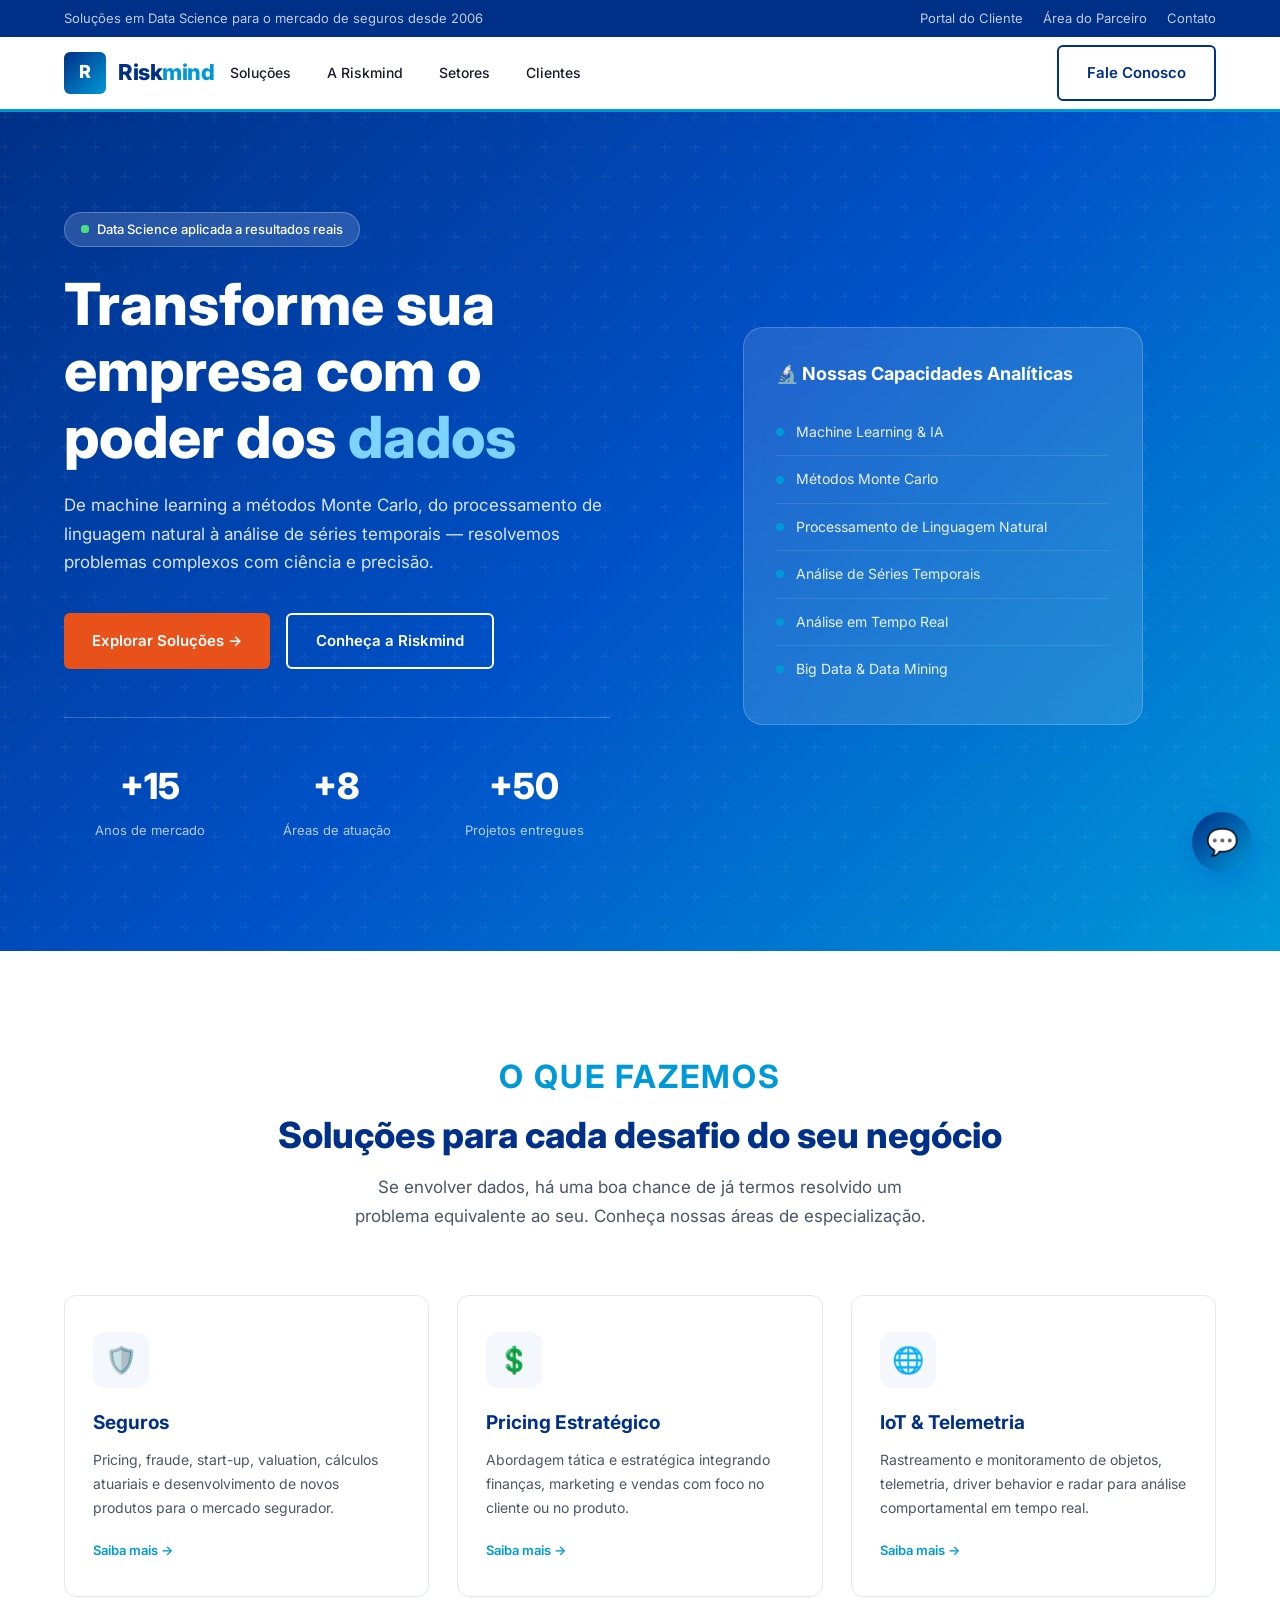
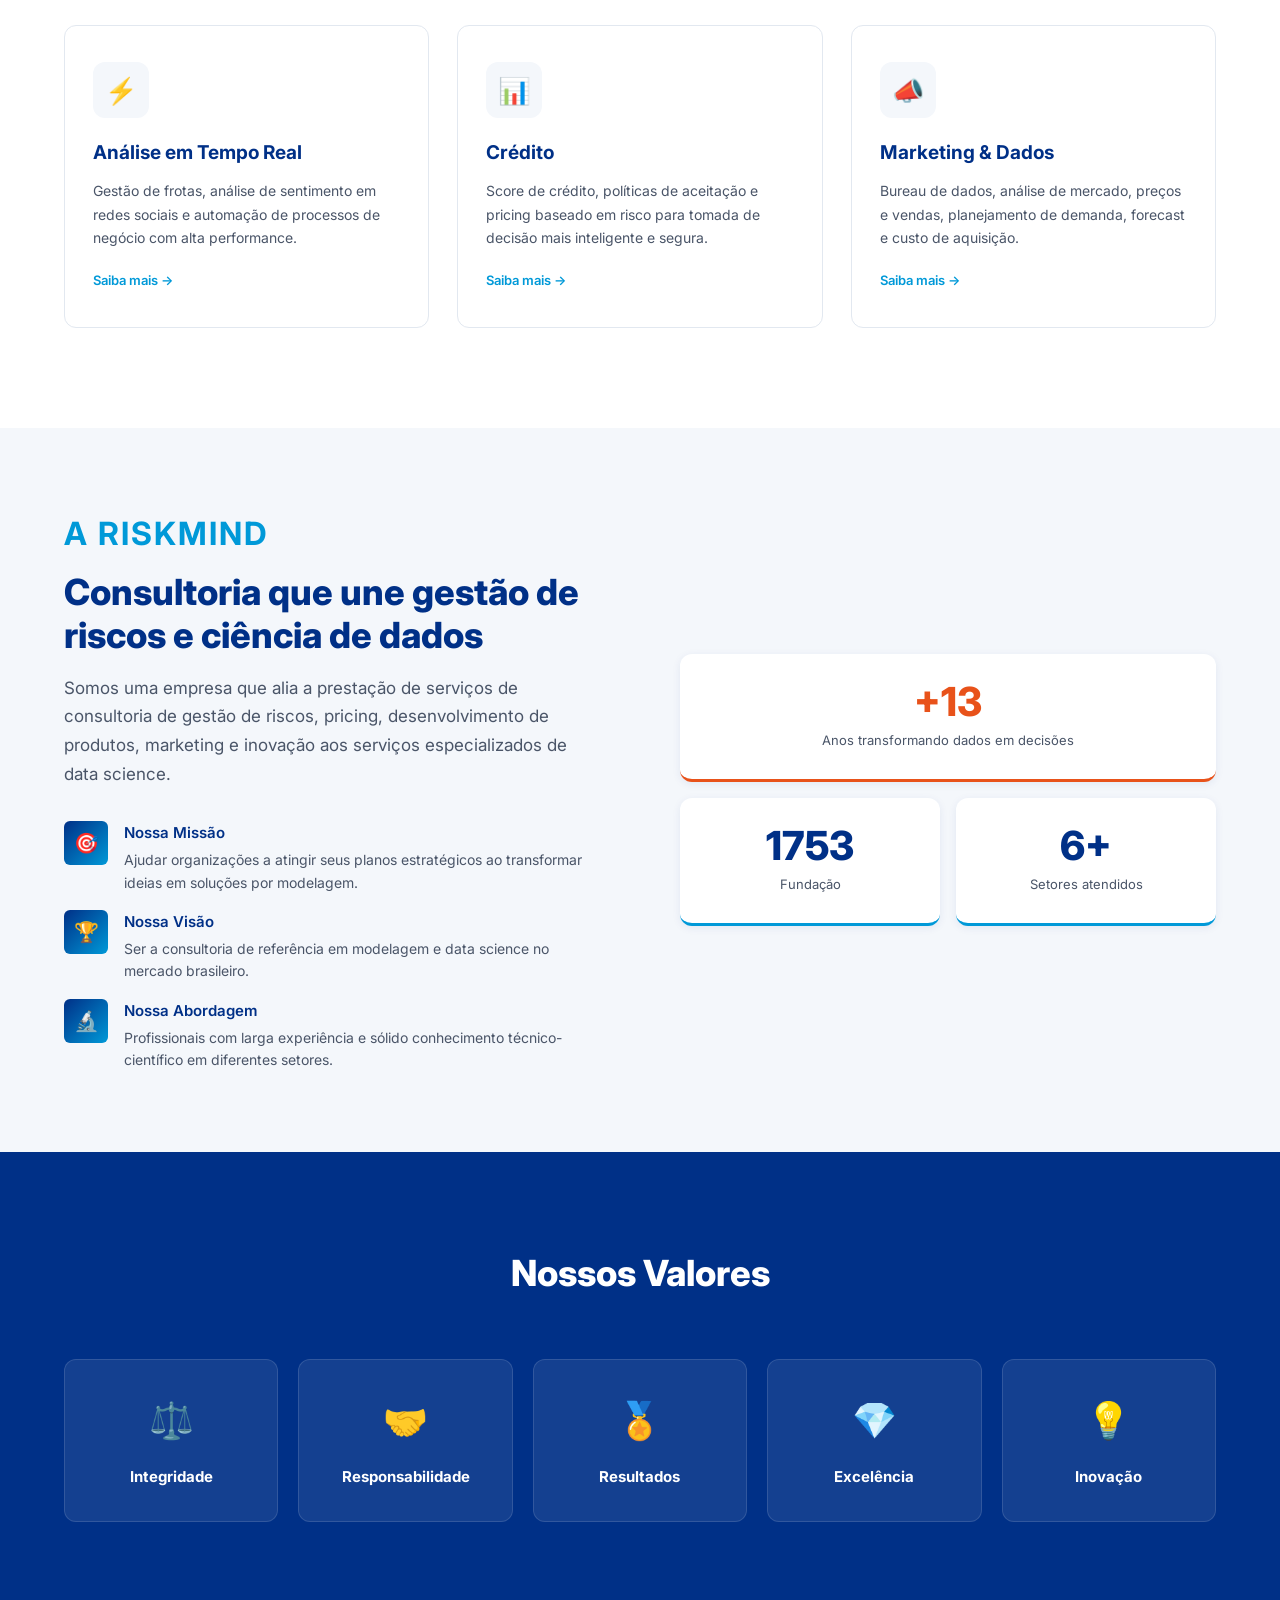
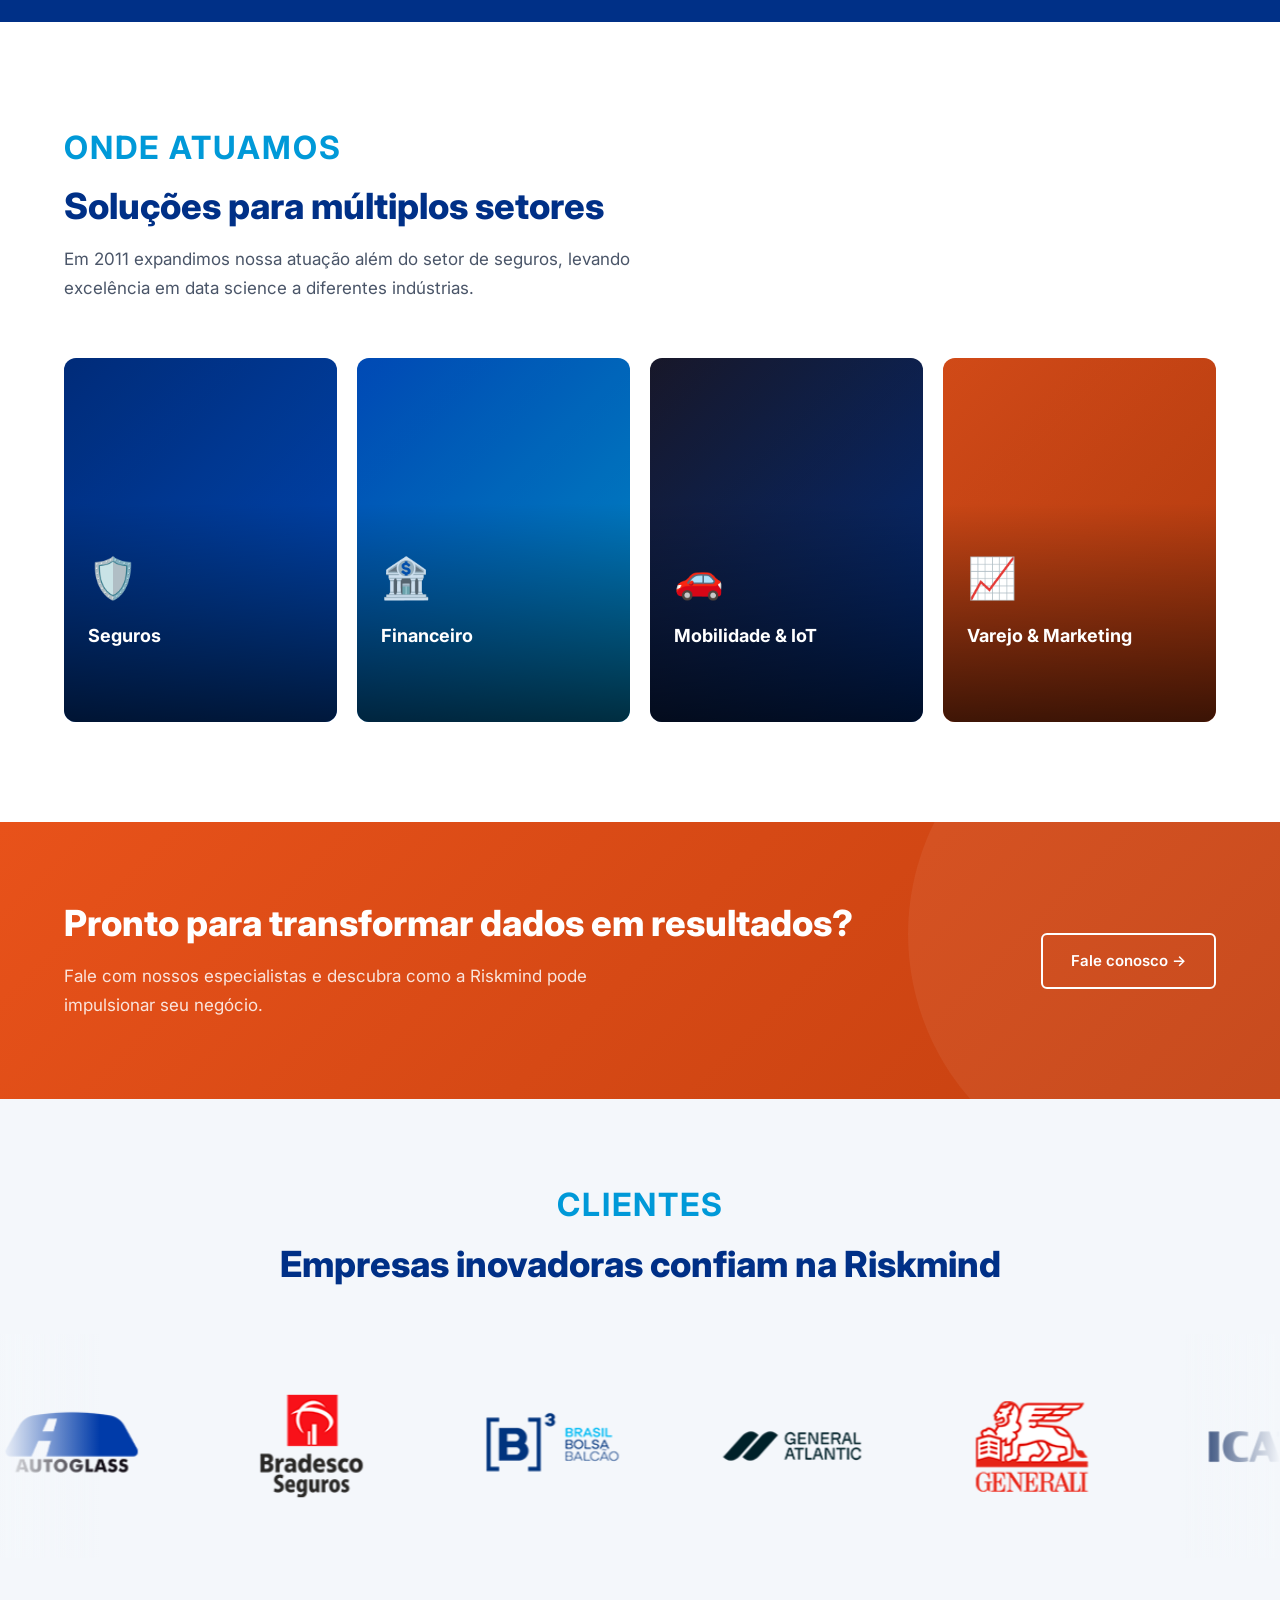
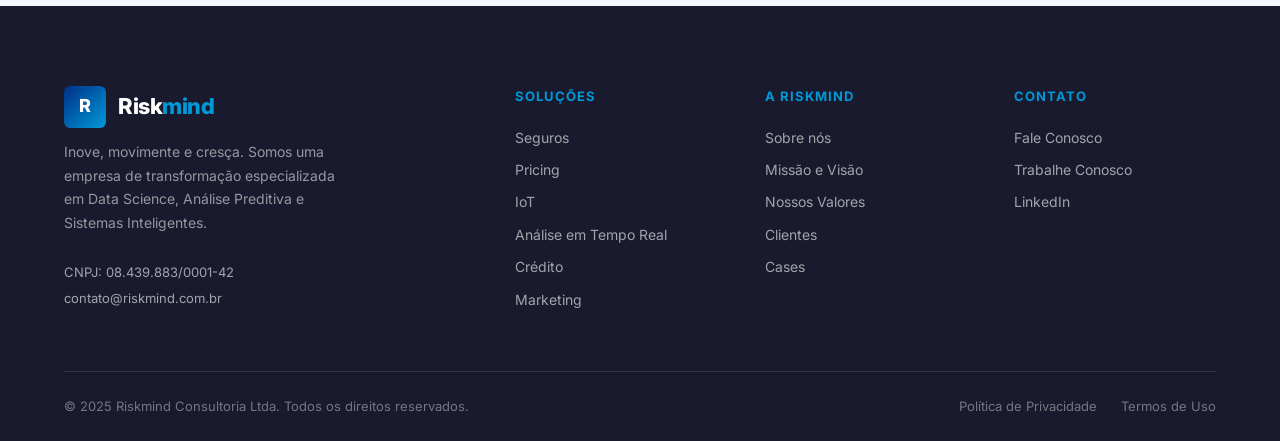
<file: index.html>
<!DOCTYPE html>
<html lang="pt-BR">
<head>
  <meta charset="UTF-8" />
  <meta name="viewport" content="width=device-width, initial-scale=1.0"/>
  <title>Riskmind | Data Science para Seguros</title>
  <link href="https://fonts.googleapis.com/css2?family=Inter:wght@300;400;500;600;700;800&display=swap" rel="stylesheet"/>
  <link rel="stylesheet" href="scss/main.css"/>
</head>
<body>

  <div class="top-bar">
    <div class="container">
      <span>Soluções em Data Science para o mercado de seguros desde 2006</span>
      <div class="top-bar__links">
        <a href="#">Portal do Cliente</a>
        <a href="#">Área do Parceiro</a>
        <a href="contato.html">Contato</a>
      </div>
    </div>
  </div>

  <nav class="navbar">
  <div class="container">
    <a href="#" class="logo">
      <div class="logo__icon">R</div>
      <span class="logo__text">Risk<span>mind</span></span>
    </a>
    <div class="nav-links" id="nav-links">
      <a href="#solucoes">Soluções</a>
      <a href="#sobre">A Riskmind</a>
      <a href="#setores">Setores</a>
      <a href="#clientes">Clientes</a>
    </div>
    <div class="nav-cta">
      <a href="contato.html" class="btn btn--ghost">Fale Conosco</a>
    </div>
    <button class="nav-hamburger" id="nav-hamburger" aria-label="Abrir menu">
      <span></span>
      <span></span>
      <span></span>
    </button>
  </div>
</nav>

<div class="nav-overlay" id="nav-overlay"></div>

  <section class="hero">
    <div class="container">
      <div class="hero__grid">
        <div class="hero__content">
          <div class="hero__badge">Data Science aplicada a resultados reais</div>
          <h1 class="hero__title">
            Transforme sua empresa com o poder dos <span>dados</span>
          </h1>
          <p class="hero__description">
            De machine learning a métodos Monte Carlo, do processamento de linguagem natural
            à análise de séries temporais — resolvemos problemas complexos com ciência e precisão.
          </p>
          <div class="hero__actions">
            <a href="#solucoes" class="btn btn--primary">Explorar Soluções →</a>
            <a href="#sobre"    class="btn btn--outline">Conheça a Riskmind</a>
          </div>
          <div class="hero__stats">
  <div class="hero__stat">
    <div class="hero__stat-number" id="stat-anos">15</div>
    <div class="hero__stat-label">Anos de mercado</div>
  </div>
  <div class="hero__stat">
    <div class="hero__stat-number" id="stat-areas">8</div>
    <div class="hero__stat-label">Áreas de atuação</div>
  </div>
  <div class="hero__stat">
    <div class="hero__stat-number" id="stat-projetos">50</div>
    <div class="hero__stat-label">Projetos entregues</div>
  </div>
</div>
        </div>

        <div class="hero__visual">
          <div class="hero__card">
            <div class="hero__card-title">🔬 Nossas Capacidades Analíticas</div>
            <div class="hero__card-item"><div class="hero__card-dot"></div>Machine Learning & IA</div>
            <div class="hero__card-item"><div class="hero__card-dot"></div>Métodos Monte Carlo</div>
            <div class="hero__card-item"><div class="hero__card-dot"></div>Processamento de Linguagem Natural</div>
            <div class="hero__card-item"><div class="hero__card-dot"></div>Análise de Séries Temporais</div>
            <div class="hero__card-item"><div class="hero__card-dot"></div>Análise em Tempo Real</div>
            <div class="hero__card-item"><div class="hero__card-dot"></div>Big Data & Data Mining</div>
          </div>
        </div>
      </div>
    </div>
  </section>

  <section class="solutions" id="solucoes">
    <div class="container">
      <div class="solutions__header">
        <div class="section-label">O que fazemos</div>
        <h2 class="section-title">Soluções para cada desafio do seu negócio</h2>
        <p class="section-subtitle">
          Se envolver dados, há uma boa chance de já termos resolvido um problema
          equivalente ao seu. Conheça nossas áreas de especialização.
        </p>
      </div>
      <div class="solutions__grid">

        <div class="solution-card">
          <div class="solution-card__icon">🛡️</div>
          <div class="solution-card__title">Seguros</div>
          <p class="solution-card__desc">Pricing, fraude, start-up, valuation, cálculos atuariais e desenvolvimento de novos produtos para o mercado segurador.</p>
          <span class="solution-card__link">Saiba mais →</span>
        </div>

        <div class="solution-card">
          <div class="solution-card__icon">💲</div>
          <div class="solution-card__title">Pricing Estratégico</div>
          <p class="solution-card__desc">Abordagem tática e estratégica integrando finanças, marketing e vendas com foco no cliente ou no produto.</p>
          <span class="solution-card__link">Saiba mais →</span>
        </div>

        <div class="solution-card">
          <div class="solution-card__icon">🌐</div>
          <div class="solution-card__title">IoT & Telemetria</div>
          <p class="solution-card__desc">Rastreamento e monitoramento de objetos, telemetria, driver behavior e radar para análise comportamental em tempo real.</p>
          <span class="solution-card__link">Saiba mais →</span>
        </div>

        <div class="solution-card">
          <div class="solution-card__icon">⚡</div>
          <div class="solution-card__title">Análise em Tempo Real</div>
          <p class="solution-card__desc">Gestão de frotas, análise de sentimento em redes sociais e automação de processos de negócio com alta performance.</p>
          <span class="solution-card__link">Saiba mais →</span>
        </div>

        <div class="solution-card">
          <div class="solution-card__icon">📊</div>
          <div class="solution-card__title">Crédito</div>
          <p class="solution-card__desc">Score de crédito, políticas de aceitação e pricing baseado em risco para tomada de decisão mais inteligente e segura.</p>
          <span class="solution-card__link">Saiba mais →</span>
        </div>

        <div class="solution-card">
          <div class="solution-card__icon">📣</div>
          <div class="solution-card__title">Marketing & Dados</div>
          <p class="solution-card__desc">Bureau de dados, análise de mercado, preços e vendas, planejamento de demanda, forecast e custo de aquisição.</p>
          <span class="solution-card__link">Saiba mais →</span>
        </div>

      </div>
    </div>
  </section>


  <section class="about" id="sobre">
    <div class="container">
      <div class="about__grid">
        <div class="about__content">
          <div class="section-label">A Riskmind</div>
          <h2 class="section-title">Consultoria que une gestão de riscos e ciência de dados</h2>
          <p class="section-subtitle">
            Somos uma empresa que alia a prestação de serviços de consultoria de gestão de riscos,
            pricing, desenvolvimento de produtos, marketing e inovação aos serviços especializados
            de data science.
          </p>
          <div class="about__features">
            <div class="about__feature">
              <div class="about__feature-icon">🎯</div>
              <div class="about__feature-text">
                <strong>Nossa Missão</strong>
                <p>Ajudar organizações a atingir seus planos estratégicos ao transformar ideias em soluções por modelagem.</p>
              </div>
            </div>
            <div class="about__feature">
              <div class="about__feature-icon">🏆</div>
              <div class="about__feature-text">
                <strong>Nossa Visão</strong>
                <p>Ser a consultoria de referência em modelagem e data science no mercado brasileiro.</p>
              </div>
            </div>
            <div class="about__feature">
              <div class="about__feature-icon">🔬</div>
              <div class="about__feature-text">
                <strong>Nossa Abordagem</strong>
                <p>Profissionais com larga experiência e sólido conhecimento técnico-científico em diferentes setores.</p>
              </div>
            </div>
          </div>
        </div>

        <div class="about__visual">
  <div class="about__metric about__metric--featured">
    <div class="about__metric-value" id="stat-anos-about">15</div>
    <div class="about__metric-label">Anos transformando dados em decisões</div>
  </div>
  <div class="about__metric">
    <div class="about__metric-value" id="stat-fundacao-about">2006</div>
    <div class="about__metric-label">Fundação</div>
  </div>
  <div class="about__metric">
    <div class="about__metric-value" id="stat-areas-about">8</div>
    <div class="about__metric-label">Setores atendidos</div>
  </div>
</div>
      </div>
    </div>
  </section>


  <section class="values">
    <div class="container">
      <div class="values__header">
        <h2 class="section-title">Nossos Valores</h2>
      </div>
      <div class="values__grid">
        <div class="value-card"><div class="value-card__icon">⚖️</div><div class="value-card__title">Integridade</div></div>
        <div class="value-card"><div class="value-card__icon">🤝</div><div class="value-card__title">Responsabilidade</div></div>
        <div class="value-card"><div class="value-card__icon">🏅</div><div class="value-card__title">Resultados</div></div>
        <div class="value-card"><div class="value-card__icon">💎</div><div class="value-card__title">Excelência</div></div>
        <div class="value-card"><div class="value-card__icon">💡</div><div class="value-card__title">Inovação</div></div>
      </div>
    </div>
  </section>


  <section class="sectors" id="setores">
    <div class="container">
      <div class="sectors__header">
        <div class="section-label">Onde atuamos</div>
        <h2 class="section-title">Soluções para múltiplos setores</h2>
        <p class="section-subtitle">Em 2011 expandimos nossa atuação além do setor de seguros, levando excelência em data science a diferentes indústrias.</p>
      </div>
      <div class="sectors__grid">

        <div class="sector-card sector-card--seguros">
          <div class="sector-card__overlay">
            <div class="sector-card__icon">🛡️</div>
            <div class="sector-card__title">Seguros</div>
            <div class="sector-card__desc">Pricing, fraude, cálculos atuariais e novos produtos.</div>
          </div>
        </div>

        <div class="sector-card sector-card--financeiro">
          <div class="sector-card__overlay">
            <div class="sector-card__icon">🏦</div>
            <div class="sector-card__title">Financeiro</div>
            <div class="sector-card__desc">Score de crédito, aceitação e pricing baseado em risco.</div>
          </div>
        </div>

        <div class="sector-card sector-card--mobilidade">
          <div class="sector-card__overlay">
            <div class="sector-card__icon">🚗</div>
            <div class="sector-card__title">Mobilidade & IoT</div>
            <div class="sector-card__desc">Telemetria, driver behavior e rastreamento inteligente.</div>
          </div>
        </div>

        <div class="sector-card sector-card--varejo">
          <div class="sector-card__overlay">
            <div class="sector-card__icon">📈</div>
            <div class="sector-card__title">Varejo & Marketing</div>
            <div class="sector-card__desc">Forecast de demanda, bureau e análise de mercado.</div>
          </div>
        </div>

      </div>
    </div>
  </section>


  <section class="cta-banner">
    <div class="container">
      <div class="cta-banner__content">
        <div class="cta-banner__text">
          <h2 class="section-title">Pronto para transformar dados em resultados?</h2>
          <p class="section-subtitle">Fale com nossos especialistas e descubra como a Riskmind pode impulsionar seu negócio.</p>
        </div>
        <div class="cta-banner__actions">
          <a href="contato.html" class="btn btn--outline">Fale conosco →</a>
        </div>
      </div>
    </div>
  </section>


  <section class="clients" id="clientes">
  <div class="container">
    <div class="clients__header">
      <div class="section-label">Clientes</div>
      <h2 class="section-title">Empresas inovadoras confiam na Riskmind</h2>
    </div>
  </div>

<div class="clients-carousel">
  <div class="carousel-track">
    <div class="carousel-item"><img src="assets/autoglass.png"           alt="AutoGlass" /></div>
    <div class="carousel-item"><img src="assets/bradesco.png"            alt="Bradesco" /></div>
    <div class="carousel-item"><img src="assets/brasilbolsabalcao.png"   alt="Brasil Bolsa Balcão" /></div>
    <div class="carousel-item"><img src="assets/generalatlantic.png"     alt="General Atlantic" /></div>
    <div class="carousel-item"><img src="assets/generali.png"            alt="Generali" /></div>
    <div class="carousel-item"><img src="assets/icatu.png"               alt="Icatu" /></div>
    <div class="carousel-item"><img src="assets/rodobens.png"            alt="Rodobens" /></div>
    <div class="carousel-item"><img src="assets/zurich.png"              alt="Zurich" /></div>
    <div class="carousel-item"><img src="assets/movida.png"              alt="Movida" /></div>
    <div class="carousel-item"><img src="assets/lmsolucaomobilidade.png" alt="LM Solução Mobilidade" /></div>
    <div class="carousel-item"><img src="assets/ceabs.png"               alt="CEABS" /></div>
    <div class="carousel-item"><img src="assets/scania.png"              alt="Scania" /></div>
    <div class="carousel-item"><img src="assets/euroassistance.png"      alt="Europ Assistance" /></div>
  </div>
</div>
</section>

  <footer class="footer" id="contato">
    <div class="container">
      <div class="footer__grid">

        <div class="footer__brand">
          <div class="logo">
            <div class="logo__icon">R</div>
            <span class="logo__text">Risk<span>mind</span></span>
          </div>
          <p class="footer__tagline">
            Inove, movimente e cresça. Somos uma empresa de transformação especializada
            em Data Science, Análise Preditiva e Sistemas Inteligentes.
          </p>
          <div class="footer__contact">
            CNPJ: 08.439.883/0001-42<br>
            contato@riskmind.com.br
          </div>
        </div>

        <div class="footer__col">
          <div class="footer__heading">Soluções</div>
          <div class="footer__links">
            <a href="#solucoes">Seguros</a>
            <a href="#solucoes">Pricing</a>
            <a href="#solucoes">IoT</a>
            <a href="#solucoes">Análise em Tempo Real</a>
            <a href="#solucoes">Crédito</a>
            <a href="#solucoes">Marketing</a>
          </div>
        </div>

        <div class="footer__col">
          <div class="footer__heading">A Riskmind</div>
          <div class="footer__links">
            <a href="#">Sobre nós</a>
            <a href="#">Missão e Visão</a>
            <a href="#">Nossos Valores</a>
            <a href="#">Clientes</a>
            <a href="#">Cases</a>
          </div>
        </div>

        <div class="footer__col">
          <div class="footer__heading">Contato</div>
          <div class="footer__links">
            <a href="contato.html">Fale Conosco</a>
            <a href="contato.html">Trabalhe Conosco</a>
            <a href="https://www.linkedin.com/company/riskmind" target="_blank" rel="noopener noreferrer">LinkedIn</a>
          </div>
        </div>

      </div>

      <div class="footer__bottom">
        <span>© 2025 Riskmind Consultoria Ltda. Todos os direitos reservados.</span>
        <div class="footer__legal">
          <a href="#">Política de Privacidade</a>
          <a href="#">Termos de Uso</a>
        </div>
      </div>
    </div>
  </footer>

  <div class="chat-float">
    <div class="chat-float__btn">💬</div>
  </div>
  
  <script src="js/phrases.js"></script>
  <script src="js/countup.js"></script>
  <script src="js/carousel.js"></script>
  <script src="js/animations.js"></script>
  <script src="js/hamburger.js"></script>
 </body>
</html>
</file>
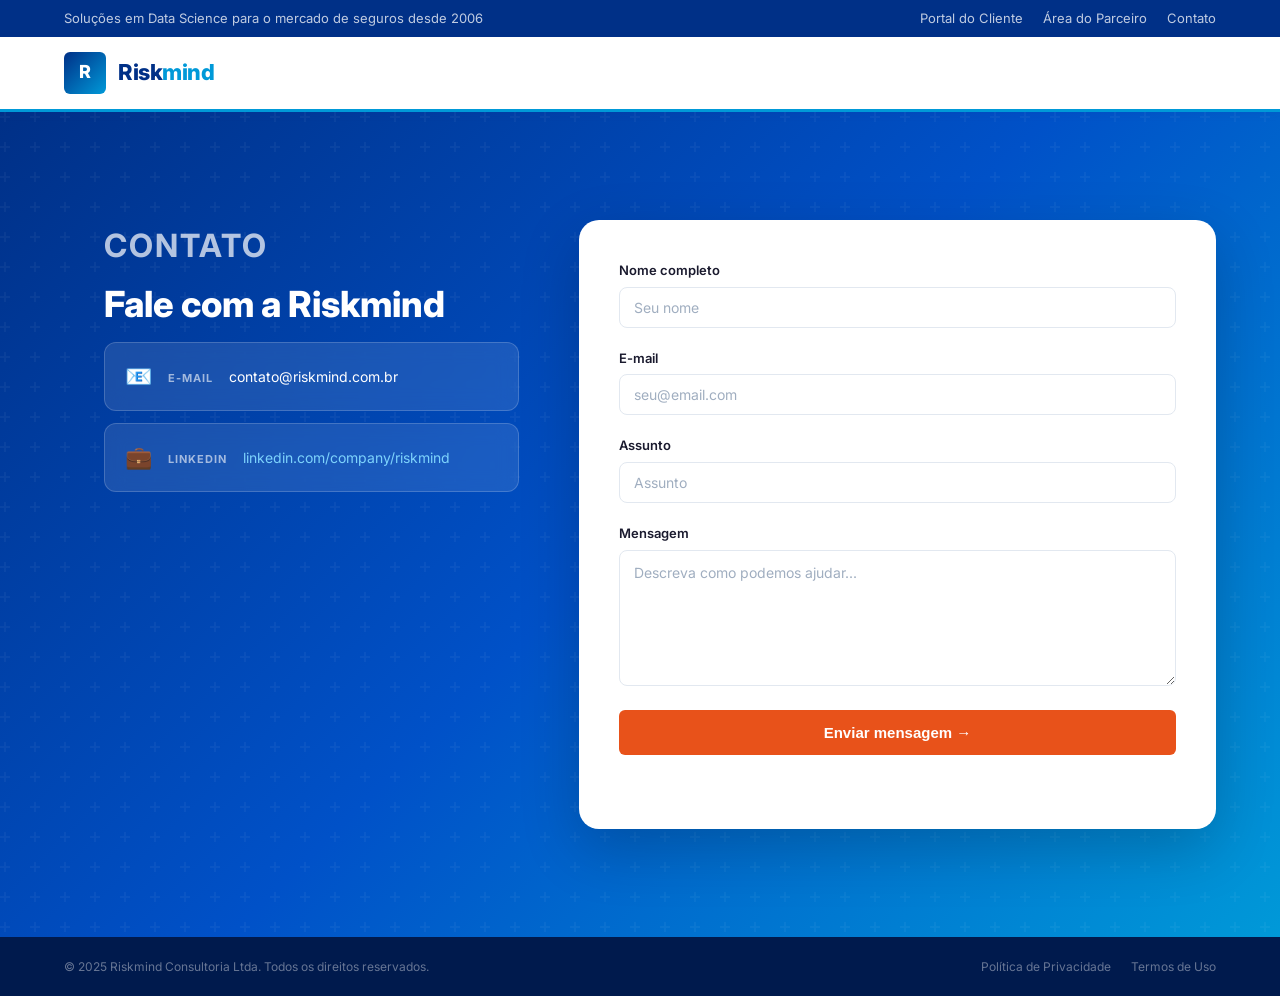
<file: contato.html>
<!DOCTYPE html>
<html lang="pt-BR">
<head>
  <meta charset="UTF-8" />
  <meta name="viewport" content="width=device-width, initial-scale=1.0"/>
  <title>Fale Conosco | Riskmind</title>
  <link href="https://fonts.googleapis.com/css2?family=Inter:wght@300;400;500;600;700;800&display=swap" rel="stylesheet"/>
  <link rel="stylesheet" href="scss/main.css"/>
  <link rel="stylesheet" href="scss/contato.css"/>
</head>
<body>

  <div class="top-bar">
    <div class="container">
      <span>Soluções em Data Science para o mercado de seguros desde 2006</span>
      <div class="top-bar__links">
        <a href="#">Portal do Cliente</a>
        <a href="#">Área do Parceiro</a>
        <a href="contato.html">Contato</a>
      </div>
    </div>
  </div>

  <nav class="navbar">
    <div class="container">
      <a href="index.html" class="logo">
        <div class="logo__icon">R</div>
        <span class="logo__text">Risk<span>mind</span></span>
      </a>
      <button class="nav-hamburger" id="nav-hamburger" aria-label="Abrir menu">
        <span></span>
        <span></span>
        <span></span>
      </button>
    </div>
  </nav>

  <div class="nav-overlay" id="nav-overlay"></div>

  <section class="contact-page">
  <div class="container">
    <div class="contact-page__grid">

      <div class="contact-page__header">
        <div class="section-label">Contato</div>
        <h1 class="section-title">Fale com a Riskmind</h1>
        <div class="contact-info">
          <div class="contact-info__card">
            <div class="contact-info__icon">📧</div>
            <div class="contact-info__title">E-mail</div>
            <div class="contact-info__text">contato@riskmind.com.br</div>
          </div>
          <div class="contact-info__card">
            <div class="contact-info__icon">💼</div>
            <div class="contact-info__title">LinkedIn</div>
            <div class="contact-info__text">
              <a href="https://www.linkedin.com/company/riskmind" target="_blank" rel="noopener noreferrer">
                linkedin.com/company/riskmind
              </a>
            </div>
          </div>
        </div>
      </div>

      <div class="contact-form-wrapper">
        <form class="contact-form" id="contact-form">
          <div class="contact-form__group">
            <label class="contact-form__label" for="nome">Nome completo</label>
            <input class="contact-form__input" type="text" id="nome" name="nome" placeholder="Seu nome" required />
          </div>
          <div class="contact-form__group">
            <label class="contact-form__label" for="email">E-mail</label>
            <input class="contact-form__input" type="email" id="email" name="email" placeholder="seu@email.com" required />
          </div>
          <div class="contact-form__group">
            <label class="contact-form__label" for="email">Assunto</label>
            <input class="contact-form__input" type="text" id="assunto" name="assunto" placeholder="Assunto" required />
          </div>
          <div class="contact-form__group">
            <label class="contact-form__label" for="mensagem">Mensagem</label>
            <textarea class="contact-form__input contact-form__textarea" id="mensagem" name="mensagem" placeholder="Descreva como podemos ajudar..." rows="5" required></textarea>
          </div>
          <button type="submit" class="btn btn--primary contact-form__submit">
            Enviar mensagem →
          </button>
          <div class="contact-form__feedback" id="form-feedback"></div>
        </form>
      </div>

    </div>
  </div>
</section>

  <footer class="footer-minimal">
  <div class="container">
    <span>© 2025 Riskmind Consultoria Ltda. Todos os direitos reservados.</span>
    <div class="footer__legal">
      <a href="#">Política de Privacidade</a>
      <a href="#">Termos de Uso</a>
    </div>
  </div>
</footer>

  <script src="js/hamburger.js"></script>
  <script src="js/contato.js"></script>
</body>
</html>
</file>
<file: scss/main.css>
:root {
  --primary: #003087;
  --primary-mid: #0051C8;
  --accent: #0099D8;
  --cta: #E8521A;
  --cta-hover: #C44010;
  --light-bg: #F4F7FB;
  --white: #FFFFFF;
  --text-dark: #1A1A2E;
  --text-mid: #4A5568;
  --text-light: #718096;
  --border: #E2E8F0;
  --shadow-sm: 0 2px 8px rgba(0, 48, 135, 0.08);
  --shadow-md: 0 8px 32px rgba(0, 48, 135, 0.12);
  --shadow-lg: 0 20px 60px rgba(0, 48, 135, 0.18);
  --radius-sm: 6px;
  --radius-md: 12px;
  --radius-lg: 20px;
}

*,
*::before,
*::after {
  box-sizing: border-box;
  margin: 0;
  padding: 0;
}

html {
  scroll-behavior: smooth;
}

body {
  font-family: "Inter", sans-serif;
  color: #1A1A2E;
  background: #FFFFFF;
  line-height: 1.6;
  font-size: 16px;
}

a {
  text-decoration: none;
  color: inherit;
}

img {
  max-width: 100%;
  display: block;
}

ul {
  list-style: none;
}

.section-label {
  font-size: 32px;
  font-weight: 700;
  letter-spacing: 2px;
  text-transform: uppercase;
  color: #0099D8;
  margin-bottom: 12px;
}

.section-title {
  font-size: clamp(24px, 3.5vw, 36px);
  font-weight: 800;
  color: #003087;
  line-height: 1.2;
  margin-bottom: 16px;
}

.section-subtitle {
  font-size: 17px;
  color: #4A5568;
  max-width: 580px;
  line-height: 1.7;
}

.container {
  max-width: 1200px;
  margin: 0 auto;
  padding: 0 24px;
}

.btn {
  display: inline-flex;
  align-items: center;
  gap: 8px;
  padding: 14px 28px;
  border-radius: 6px;
  font-weight: 600;
  font-size: 15px;
  cursor: pointer;
  border: none;
  transition: all 0.2s ease;
}
.btn--primary {
  background: #E8521A;
  color: #FFFFFF;
}
.btn--primary:hover {
  background: #C44010;
  transform: translateY(-1px);
  box-shadow: 0 8px 32px rgba(0, 48, 135, 0.12);
}
.btn--outline {
  background: transparent;
  color: #FFFFFF;
  border: 2px solid #FFFFFF;
}
.btn--outline:hover {
  background: #FFFFFF;
  color: #003087;
}
.btn--ghost {
  background: transparent;
  color: #003087;
  border: 2px solid #003087;
}
.btn--ghost:hover {
  background: #003087;
  color: #FFFFFF;
}
.btn--white {
  background: #FFFFFF;
  color: #E8521A;
  font-weight: 700;
}
.btn--white:hover {
  background: #F4F7FB;
  transform: translateY(-1px);
  box-shadow: 0 8px 32px rgba(0, 48, 135, 0.12);
}

.top-bar {
  background: #003087;
  color: rgba(255, 255, 255, 0.75);
  font-size: 13px;
  padding: 8px 0;
}
.top-bar .container {
  display: flex;
  align-items: center;
  justify-content: space-between;
}
.top-bar__links {
  display: flex;
}
.top-bar__links a {
  color: rgba(255, 255, 255, 0.75);
  margin-left: 20px;
  transition: color 0.2s ease;
}
.top-bar__links a:hover {
  color: #FFFFFF;
}
@media (max-width: 768px) {
  .top-bar__links {
    display: none;
  }
}

.navbar {
  background: #FFFFFF;
  box-shadow: 0 2px 8px rgba(0, 48, 135, 0.08);
  position: sticky;
  top: 0;
  z-index: 1000;
  border-bottom: 3px solid #0099D8;
}
.navbar .container {
  display: flex;
  align-items: center;
  justify-content: space-between;
  height: 72px;
}

.logo {
  display: flex;
  align-items: center;
  gap: 12px;
}
.logo__icon {
  width: 42px;
  height: 42px;
  background: linear-gradient(135deg, #003087, #0099D8);
  border-radius: 6px;
  font-size: 18px;
  flex-shrink: 0;
  display: flex;
  align-items: center;
  justify-content: center;
  color: #FFFFFF;
  font-weight: 800;
}
.logo__text {
  font-size: 22px;
  font-weight: 800;
  color: #003087;
  letter-spacing: -0.5px;
}
.logo__text span {
  color: #0099D8;
}

.nav-links {
  display: flex;
  align-items: center;
  gap: 4px;
}
.nav-links a {
  padding: 8px 16px;
  border-radius: 6px;
  font-size: 14px;
  font-weight: 500;
  color: #1A1A2E;
  transition: all 0.2s ease;
}
.nav-links a:hover {
  background: #F4F7FB;
  color: #003087;
}

.nav-cta {
  display: flex;
  align-items: center;
  gap: 12px;
  margin-left: auto;
}

.nav-hamburger {
  display: none;
  flex-direction: column;
  justify-content: center;
  align-items: center;
  gap: 5px;
  width: 40px;
  height: 40px;
  background: none;
  border: none;
  cursor: pointer;
  padding: 0;
  z-index: 1100;
  position: relative;
}
.nav-hamburger span {
  display: block;
  width: 22px;
  height: 2px;
  background: #003087;
  border-radius: 2px;
  transition: transform 0.3s ease, opacity 0.3s ease;
  transform-origin: center;
}
.nav-hamburger--active span:nth-child(1) {
  transform: translateY(7px) rotate(45deg);
}
.nav-hamburger--active span:nth-child(2) {
  opacity: 0;
  transform: scaleX(0);
}
.nav-hamburger--active span:nth-child(3) {
  transform: translateY(-7px) rotate(-45deg);
}

.nav-overlay {
  display: none;
  position: fixed;
  top: 0;
  left: 0;
  bottom: 0;
  width: calc(100% - 280px);
  background: rgba(0, 0, 0, 0.45);
  z-index: 1000;
  opacity: 0;
  pointer-events: none;
  transition: opacity 0.3s ease;
}
.nav-overlay--visible {
  opacity: 1;
  pointer-events: all;
}

@media (max-width: 768px) {
  .nav-overlay {
    display: block;
  }
  .nav-hamburger {
    display: flex;
    margin-left: auto;
  }
  .nav-cta {
    display: none !important;
  }
  .nav-links {
    display: flex !important;
    flex-direction: column;
    align-items: flex-start;
    justify-content: center;
    gap: 28px;
    position: fixed;
    top: 0;
    right: 0;
    bottom: 0;
    width: 72%;
    max-width: 280px;
    background: #FFFFFF;
    padding: 48px 32px;
    z-index: 1050;
    transform: translateX(100%);
    transition: transform 0.35s cubic-bezier(0.4, 0, 0.2, 1);
    box-shadow: -8px 0 32px rgba(0, 0, 0, 0.12);
  }
  .nav-links--open {
    transform: translateX(0) !important;
  }
  .nav-links a {
    font-size: 1.05rem;
    font-weight: 500;
    color: #003087;
  }
}
.hero {
  background: linear-gradient(135deg, #003087 0%, #0051C8 50%, #0099D8 100%);
  padding: 100px 0 110px;
  position: relative;
  overflow: hidden;
}
.hero::before {
  content: "";
  position: absolute;
  inset: 0;
  background: url("data:image/svg+xml,%3Csvg width='60' height='60' viewBox='0 0 60 60' xmlns='http://www.w3.org/2000/svg'%3E%3Cg fill='none' fill-rule='evenodd'%3E%3Cg fill='%23ffffff' fill-opacity='0.04'%3E%3Cpath d='M36 34v-4h-2v4h-4v2h4v4h2v-4h4v-2h-4zm0-30V0h-2v4h-4v2h4v4h2V6h4V4h-4zM6 34v-4H4v4H0v2h4v4h2v-4h4v-2H6zM6 4V0H4v4H0v2h4v4h2V6h4V4H6z'/%3E%3C/g%3E%3C/g%3E%3C/svg%3E");
  pointer-events: none;
}
.hero__grid {
  display: grid;
  grid-template-columns: 1fr 1fr;
  gap: 60px;
  align-items: center;
  position: relative;
}
@media (max-width: 768px) {
  .hero__grid {
    grid-template-columns: 1fr;
  }
}
.hero__content {
  color: #FFFFFF;
}
.hero__badge {
  display: inline-flex;
  align-items: center;
  gap: 8px;
  background: rgba(255, 255, 255, 0.15);
  backdrop-filter: blur(10px);
  border: 1px solid rgba(255, 255, 255, 0.25);
  padding: 6px 16px;
  border-radius: 50px;
  font-size: 13px;
  font-weight: 500;
  color: #FFFFFF;
  margin-bottom: 24px;
}
.hero__badge::before {
  display: none;
}
.hero .hero__badge-dot {
  width: 8px;
  height: 8px;
  background: #4ADE80;
  border-radius: 50%;
  flex-shrink: 0;
  position: relative;
}
.hero .hero__badge-dot::after {
  content: "";
  position: absolute;
  inset: 0;
  border-radius: 50%;
  background: #4ADE80;
  animation: pulse-ring 1.8s ease-out infinite;
}
.hero .hero__badge-text {
  transition: opacity 0.5s ease, transform 0.5s ease;
  display: inline-block;
}
@keyframes pulse-ring {
  0% {
    transform: scale(1);
    opacity: 0.8;
  }
  100% {
    transform: scale(2.8);
    opacity: 0;
  }
}
.hero__title {
  font-size: clamp(36px, 5vw, 58px);
  font-weight: 800;
  line-height: 1.15;
  margin-bottom: 20px;
  color: #FFFFFF;
}
.hero__title span {
  color: #7DD3FC;
}
.hero__description {
  font-size: 17px;
  color: rgba(255, 255, 255, 0.85);
  margin-bottom: 36px;
  line-height: 1.7;
}
.hero__actions {
  display: flex;
  gap: 16px;
  flex-wrap: wrap;
}
.hero__stats {
  display: grid;
  grid-template-columns: repeat(3, 1fr);
  gap: 16px;
  margin-top: 48px;
  padding-top: 40px;
  border-top: 1px solid rgba(255, 255, 255, 0.2);
}
.hero__stat {
  text-align: center;
}
.hero__stat-number {
  font-size: 36px;
  font-weight: 800;
  color: #FFFFFF;
}
.hero__stat-label {
  font-size: 13px;
  color: rgba(255, 255, 255, 0.7);
  margin-top: 4px;
}
.hero__visual {
  display: flex;
  align-items: center;
  justify-content: center;
}
@media (max-width: 768px) {
  .hero__visual {
    display: none;
  }
}
.hero__card {
  background: rgba(255, 255, 255, 0.12);
  backdrop-filter: blur(20px);
  border: 1px solid rgba(255, 255, 255, 0.2);
  border-radius: 20px;
  padding: 32px;
  width: 100%;
  max-width: 400px;
}
.hero__card-title {
  color: #FFFFFF;
  font-size: 18px;
  font-weight: 700;
  margin-bottom: 20px;
}
.hero__card-item {
  display: flex;
  align-items: center;
  gap: 12px;
  padding: 12px 0;
  border-bottom: 1px solid rgba(255, 255, 255, 0.1);
  color: rgba(255, 255, 255, 0.9);
  font-size: 14px;
}
.hero__card-item:last-child {
  border-bottom: none;
}
.hero__card-dot {
  width: 8px;
  height: 8px;
  background: #0099D8;
  border-radius: 50%;
  flex-shrink: 0;
}

.solutions {
  padding: 100px 0;
  background: #FFFFFF;
}
.solutions__header {
  text-align: center;
  margin-bottom: 64px;
}
.solutions__header .section-subtitle {
  margin: 0 auto;
}
.solutions__grid {
  display: grid;
  grid-template-columns: repeat(3, 1fr);
  gap: 28px;
}
@media (max-width: 1024px) {
  .solutions__grid {
    grid-template-columns: repeat(2, 1fr);
  }
}
@media (max-width: 768px) {
  .solutions__grid {
    grid-template-columns: 1fr;
  }
}

.solution-card {
  background: #FFFFFF;
  border: 1px solid #E2E8F0;
  border-radius: 12px;
  padding: 36px 28px;
  cursor: pointer;
  position: relative;
  overflow: hidden;
  transition: all 0.3s ease;
}
.solution-card::before {
  content: "";
  position: absolute;
  top: 0;
  left: 0;
  right: 0;
  height: 4px;
  background: linear-gradient(90deg, #003087, #0099D8);
  transform: scaleX(0);
  transition: transform 0.3s ease;
}
.solution-card:hover {
  transform: translateY(-6px);
  box-shadow: 0 20px 60px rgba(0, 48, 135, 0.18);
  border-color: transparent;
}
.solution-card:hover::before {
  transform: scaleX(1);
}
.solution-card:hover .solution-card__icon {
  background: linear-gradient(135deg, #003087, #0099D8);
}
.solution-card:hover .solution-card__link {
  gap: 10px;
}
.solution-card__icon {
  width: 56px;
  height: 56px;
  background: #F4F7FB;
  border-radius: 12px;
  display: flex;
  align-items: center;
  justify-content: center;
  font-size: 26px;
  margin-bottom: 20px;
  transition: background 0.3s ease;
}
.solution-card__title {
  font-size: 19px;
  font-weight: 700;
  color: #003087;
  margin-bottom: 10px;
}
.solution-card__desc {
  font-size: 14px;
  color: #4A5568;
  line-height: 1.7;
  margin-bottom: 20px;
}
.solution-card__link {
  font-size: 13px;
  font-weight: 600;
  color: #0099D8;
  display: flex;
  align-items: center;
  gap: 6px;
  transition: gap 0.2s ease;
}

.about {
  background: #F4F7FB;
  padding: 80px 0;
}
.about__grid {
  display: grid;
  grid-template-columns: 1fr 1fr;
  gap: 80px;
  align-items: center;
}
@media (max-width: 768px) {
  .about__grid {
    grid-template-columns: 1fr;
  }
}
.about__content .section-subtitle {
  max-width: 100%;
}
.about__features {
  margin-top: 32px;
  display: flex;
  flex-direction: column;
  gap: 16px;
}
.about__feature {
  display: flex;
  align-items: flex-start;
  gap: 16px;
}
.about__feature-icon {
  width: 44px;
  height: 44px;
  background: linear-gradient(135deg, #003087, #0099D8);
  border-radius: 6px;
  font-size: 20px;
  flex-shrink: 0;
  display: flex;
  align-items: center;
  justify-content: center;
}
.about__feature-text strong {
  display: block;
  font-size: 15px;
  font-weight: 600;
  color: #003087;
  margin-bottom: 4px;
}
.about__feature-text p {
  font-size: 14px;
  color: #4A5568;
}
.about__visual {
  display: grid;
  grid-template-columns: 1fr 1fr;
  gap: 16px;
}
.about__metric {
  background: #FFFFFF;
  border-radius: 12px;
  padding: 28px 24px;
  box-shadow: 0 2px 8px rgba(0, 48, 135, 0.08);
  text-align: center;
  border-bottom: 3px solid #0099D8;
}
.about__metric--featured {
  grid-column: 1/-1;
  border-bottom-color: #E8521A;
}
.about__metric--featured .about__metric-value {
  color: #E8521A;
}
.about__metric-value {
  font-size: 40px;
  font-weight: 800;
  color: #003087;
  line-height: 1;
}
.about__metric-label {
  font-size: 13px;
  color: #4A5568;
  margin-top: 8px;
}

.values {
  padding: 100px 0;
  background: #003087;
}
.values__header {
  text-align: center;
  margin-bottom: 64px;
}
.values__header .section-label {
  color: #0099D8;
}
.values__header .section-title {
  color: #FFFFFF;
}
.values__grid {
  display: grid;
  grid-template-columns: repeat(5, 1fr);
  gap: 20px;
}
@media (max-width: 1024px) {
  .values__grid {
    grid-template-columns: repeat(3, 1fr);
  }
}
@media (max-width: 768px) {
  .values__grid {
    grid-template-columns: repeat(2, 1fr);
  }
}

.value-card {
  background: rgba(255, 255, 255, 0.08);
  border: 1px solid rgba(255, 255, 255, 0.12);
  border-radius: 12px;
  padding: 32px 20px;
  text-align: center;
  transition: all 0.3s ease;
}
.value-card:hover {
  background: rgba(255, 255, 255, 0.15);
  transform: translateY(-4px);
}
.value-card__icon {
  font-size: 36px;
  margin-bottom: 16px;
}
.value-card__title {
  font-size: 15px;
  font-weight: 700;
  color: #FFFFFF;
}

.sectors {
  padding: 100px 0;
  background: #FFFFFF;
}
.sectors__header {
  margin-bottom: 56px;
}
.sectors__grid {
  display: grid;
  grid-template-columns: repeat(4, 1fr);
  gap: 20px;
}
@media (max-width: 1024px) {
  .sectors__grid {
    grid-template-columns: repeat(2, 1fr);
  }
}
@media (max-width: 768px) {
  .sectors__grid {
    grid-template-columns: 1fr;
  }
}

.sector-card {
  position: relative;
  border-radius: 12px;
  overflow: hidden;
  cursor: pointer;
  aspect-ratio: 3/4;
}
.sector-card--seguros {
  background: linear-gradient(135deg, #003087, #0051C8);
}
.sector-card--financeiro {
  background: linear-gradient(135deg, #0051C8, #0099D8);
}
.sector-card--mobilidade {
  background: linear-gradient(135deg, #1A1A2E, #003087);
}
.sector-card--varejo {
  background: linear-gradient(135deg, #E8521A, #C44010);
}
.sector-card__overlay {
  position: absolute;
  inset: 0;
  background: linear-gradient(to top, rgba(0, 0, 0, 0.7) 0%, rgba(0, 0, 0, 0.1) 60%);
  display: flex;
  flex-direction: column;
  justify-content: flex-end;
  padding: 24px;
  transition: all 0.3s ease;
}
.sector-card:hover .sector-card__overlay {
  background: linear-gradient(to top, rgba(0, 48, 135, 0.9) 0%, rgba(0, 48, 135, 0.5) 100%);
}
.sector-card__icon {
  font-size: 40px;
  margin-bottom: 12px;
}
.sector-card__title {
  font-size: 18px;
  font-weight: 700;
  color: #FFFFFF;
  margin-bottom: 6px;
}
.sector-card__desc {
  font-size: 13px;
  color: rgba(255, 255, 255, 0.8);
  opacity: 0;
  transform: translateY(10px);
  transition: all 0.3s ease;
}
.sector-card:hover .sector-card__desc {
  opacity: 1;
  transform: translateY(0);
}

.cta-banner {
  background: linear-gradient(135deg, #E8521A 0%, #C44010 100%);
  padding: 80px 0;
  position: relative;
  overflow: hidden;
}
.cta-banner::before {
  content: "";
  position: absolute;
  top: -50%;
  right: -10%;
  width: 500px;
  height: 500px;
  background: rgba(255, 255, 255, 0.06);
  border-radius: 50%;
  pointer-events: none;
}
.cta-banner__content {
  display: flex;
  align-items: center;
  justify-content: space-between;
  gap: 40px;
  position: relative;
}
@media (max-width: 768px) {
  .cta-banner__content {
    flex-direction: column;
    text-align: center;
  }
}
.cta-banner__text .section-title {
  color: #FFFFFF;
}
.cta-banner__text .section-subtitle {
  color: rgba(255, 255, 255, 0.85);
}
.cta-banner__actions {
  display: flex;
  gap: 16px;
  flex-shrink: 0;
}
@media (max-width: 768px) {
  .cta-banner__actions {
    justify-content: center;
  }
}

.clients {
  padding: 80px 0 48px;
  background: #F4F7FB;
}
.clients__header {
  text-align: center;
  margin-bottom: 48px;
}

.clients-carousel {
  width: 100%;
  overflow: hidden;
  position: relative;
  padding: 32px 0;
}
.clients-carousel::before, .clients-carousel::after {
  content: "";
  position: absolute;
  top: 0;
  bottom: 0;
  width: 100px;
  z-index: 2;
  pointer-events: none;
}
.clients-carousel::before {
  left: 0;
  background: linear-gradient(to right, #F4F7FB, transparent);
}
.clients-carousel::after {
  right: 0;
  background: linear-gradient(to left, #F4F7FB, transparent);
}

.carousel-track {
  display: flex;
  flex-direction: row;
  align-items: center;
  flex-wrap: nowrap;
  gap: 80px;
  width: -moz-max-content;
  width: max-content;
  will-change: transform;
  padding: 0 40px;
}

.carousel-item {
  flex-shrink: 0;
  width: 160px;
  height: 160px;
  display: flex;
  flex-direction: row;
  align-items: center;
  justify-content: center;
  overflow: hidden;
}
.carousel-item img {
  width: auto;
  height: 100%;
  max-width: 160px;
  -o-object-fit: contain;
     object-fit: contain;
  filter: none;
  -webkit-user-select: none;
     -moz-user-select: none;
          user-select: none;
  pointer-events: none;
  display: block;
  transition: transform 0.3s ease;
}
.carousel-item:hover img {
  transform: scale(1.15);
}

.footer {
  background: #1A1A2E;
  color: rgba(255, 255, 255, 0.7);
  padding: 80px 0 0;
}
.footer__grid {
  display: grid;
  grid-template-columns: 2fr 1fr 1fr 1fr;
  gap: 48px;
  margin-bottom: 60px;
}
@media (max-width: 1024px) {
  .footer__grid {
    grid-template-columns: 1fr 1fr;
  }
}
@media (max-width: 768px) {
  .footer__grid {
    grid-template-columns: 1fr;
  }
}
.footer__brand .logo__text {
  color: #FFFFFF;
}
.footer__brand .logo__text span {
  color: #0099D8;
}
.footer__tagline {
  font-size: 14px;
  color: rgba(255, 255, 255, 0.55);
  margin-top: 12px;
  line-height: 1.7;
  max-width: 280px;
}
.footer__contact {
  margin-top: 24px;
  font-size: 13px;
  color: rgba(255, 255, 255, 0.6);
  line-height: 2;
}
.footer__heading {
  font-size: 13px;
  font-weight: 700;
  letter-spacing: 1px;
  text-transform: uppercase;
  color: #0099D8;
  margin-bottom: 20px;
}
.footer__links {
  display: flex;
  flex-direction: column;
  gap: 10px;
}
.footer__links a {
  font-size: 14px;
  color: rgba(255, 255, 255, 0.6);
  transition: color 0.2s ease;
}
.footer__links a:hover {
  color: #FFFFFF;
}
.footer__bottom {
  border-top: 1px solid rgba(255, 255, 255, 0.1);
  padding: 24px 0;
  display: flex;
  align-items: center;
  justify-content: space-between;
  font-size: 13px;
  color: rgba(255, 255, 255, 0.4);
}
.footer__legal {
  display: flex;
  gap: 24px;
}
.footer__legal a {
  color: rgba(255, 255, 255, 0.4);
  transition: color 0.2s ease;
}
.footer__legal a:hover {
  color: #FFFFFF;
}

.chat-float {
  position: fixed;
  bottom: 28px;
  right: 28px;
  z-index: 9999;
}
.chat-float__btn {
  width: 60px;
  height: 60px;
  background: linear-gradient(135deg, #003087, #0099D8);
  border-radius: 50%;
  display: flex;
  align-items: center;
  justify-content: center;
  font-size: 26px;
  cursor: pointer;
  box-shadow: 0 8px 32px rgba(0, 81, 200, 0.4);
  transition: transform 0.2s ease;
}
.chat-float__btn:hover {
  transform: scale(1.1);
}/*# sourceMappingURL=main.css.map */
</file>
<file: scss/contato.css>
.contact-page {
  background: linear-gradient(135deg, #003087 0%, #0051C8 50%, #0099D8 100%);
  min-height: calc(100vh - 75px);
  display: flex;
  align-items: center;
  padding: 48px 0;
  position: relative;
  overflow: hidden;
}

.contact-page::before {
  content: "";
  position: absolute;
  inset: 0;
  background: url("data:image/svg+xml,%3Csvg width='60' height='60' viewBox='0 0 60 60' xmlns='http://www.w3.org/2000/svg'%3E%3Cg fill='none' fill-rule='evenodd'%3E%3Cg fill='%23ffffff' fill-opacity='0.04'%3E%3Cpath d='M36 34v-4h-2v4h-4v2h4v4h2v-4h4v-2h-4zm0-30V0h-2v4h-4v2h4v4h2V6h4V4h-4zM6 34v-4H4v4H0v2h4v4h2v-4h4v-2H6zM6 4V0H4v4H0v2h4v4h2V6h4V4H6z'/%3E%3C/g%3E%3C/g%3E%3C/svg%3E");
  pointer-events: none;
}

.contact-page .container {
  position: relative;
  width: 100%;
}

.contact-page__grid {
  display: grid;
  grid-template-columns: 1fr 1.4fr;
  gap: 60px;
  align-items: start;
}

@media (max-width: 900px) {
  .contact-page__grid {
    grid-template-columns: 1fr;
  }
}
.contact-page__header {
  padding-left: 40px;
}

@media (max-width: 900px) {
  .contact-page__header {
    padding-top: 0;
    padding-left: 0;
  }
}
.contact-page__header .section-label {
  color: rgba(255, 255, 255, 0.7);
}

.contact-page__header .section-title {
  color: #FFFFFF;
}

.contact-page__header .section-subtitle {
  color: rgba(255, 255, 255, 0.8);
  max-width: 100%;
  margin-bottom: 36px;
}

.contact-info {
  display: flex;
  flex-direction: column;
  gap: 12px;
  margin-top: 8px;
}

.contact-info__card {
  background: rgba(255, 255, 255, 0.1);
  backdrop-filter: blur(10px);
  border: 1px solid rgba(255, 255, 255, 0.18);
  border-radius: 12px;
  padding: 16px 20px;
  display: flex;
  align-items: center;
  gap: 16px;
}

.contact-info__icon {
  font-size: 22px;
  flex-shrink: 0;
}

.contact-info__title {
  font-size: 11px;
  font-weight: 700;
  text-transform: uppercase;
  letter-spacing: 1px;
  color: rgba(255, 255, 255, 0.6);
  margin-top: 3.5px;
}

.contact-info__text {
  font-size: 14px;
  color: #FFFFFF;
  line-height: 1.5;
}

.contact-info__text a {
  color: #7DD3FC;
  text-decoration: none;
}

.contact-info__text a:hover {
  text-decoration: underline;
}

.contact-form-wrapper {
  background: #FFFFFF;
  border-radius: 20px;
  padding: 40px;
  box-shadow: 0 20px 60px rgba(0, 0, 0, 0.2);
}

@media (max-width: 600px) {
  .contact-form-wrapper {
    padding: 24px 16px;
  }
}
.contact-form__group {
  display: flex;
  flex-direction: column;
  gap: 6px;
  margin-bottom: 20px;
}

.contact-form__label {
  font-size: 13px;
  font-weight: 600;
  color: #1A1A2E;
}

.contact-form__optional {
  font-weight: 400;
  color: #718096;
  font-size: 12px;
}

.contact-form__input {
  padding: 11px 14px;
  border: 1.5px solid #E2E8F0;
  border-radius: 8px;
  font-size: 14px;
  font-family: "Inter", sans-serif;
  color: #1A1A2E;
  background: #FFFFFF;
  transition: border-color 0.2s ease, box-shadow 0.2s ease;
  outline: none;
  width: 100%;
}

.contact-form__input:focus {
  border-color: #0099D8;
  box-shadow: 0 0 0 3px rgba(0, 153, 216, 0.12);
}

.contact-form__input::-moz-placeholder {
  color: #A0AEC0;
}

.contact-form__input::placeholder {
  color: #A0AEC0;
}

.contact-form__select {
  cursor: pointer;
  -webkit-appearance: none;
     -moz-appearance: none;
          appearance: none;
  background-image: url("data:image/svg+xml,%3Csvg xmlns='http://www.w3.org/2000/svg' width='12' height='8' viewBox='0 0 12 8'%3E%3Cpath fill='%234A5568' d='M6 8L0 0h12z'/%3E%3C/svg%3E");
  background-repeat: no-repeat;
  background-position: right 14px center;
  padding-right: 36px;
}

.contact-form__textarea {
  resize: vertical;
  min-height: 120px;
  line-height: 1.6;
}

.contact-form__submit {
  width: 100%;
  justify-content: center;
  padding: 14px;
  font-size: 15px;
  margin-top: 4px;
}

.contact-form__feedback {
  margin-top: 14px;
  font-size: 13px;
  text-align: center;
  min-height: 20px;
}

.contact-form__feedback--success {
  color: #16a34a;
  font-weight: 600;
}

.contact-form__feedback--error {
  color: #dc2626;
  font-weight: 600;
}

.footer-minimal {
  background: #001a4d;
  padding: 20px 0;
}

.footer-minimal .container {
  display: flex;
  align-items: center;
  justify-content: space-between;
  font-size: 12px;
  color: rgba(255, 255, 255, 0.4);
}

.footer-minimal .footer__legal {
  display: flex;
  gap: 20px;
}

.footer-minimal .footer__legal a {
  color: rgba(255, 255, 255, 0.4);
  text-decoration: none;
  transition: color 0.2s ease;
}

.footer-minimal .footer__legal a:hover {
  color: #FFFFFF;
}

@media (max-width: 600px) {
  .footer-minimal .container {
    flex-direction: column;
    gap: 8px;
    text-align: center;
  }
}/*# sourceMappingURL=contato.css.map */
</file>
